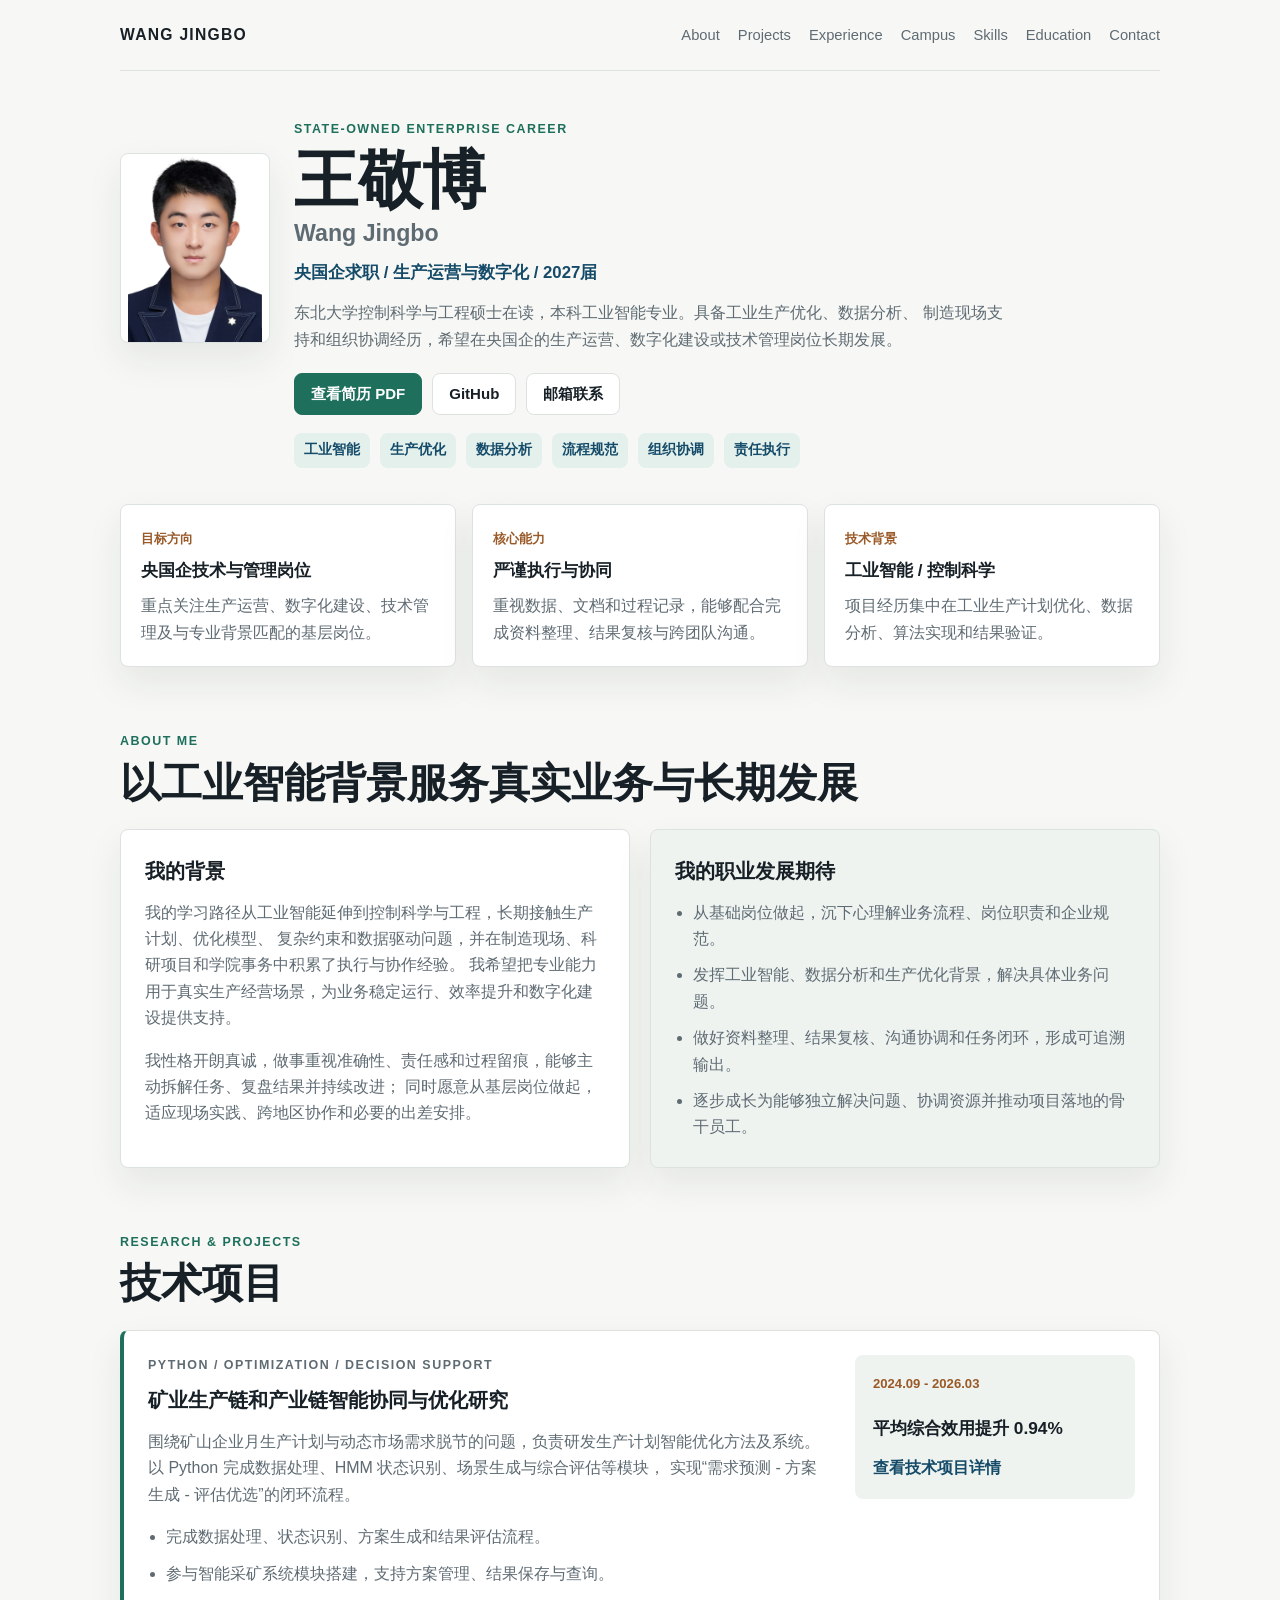
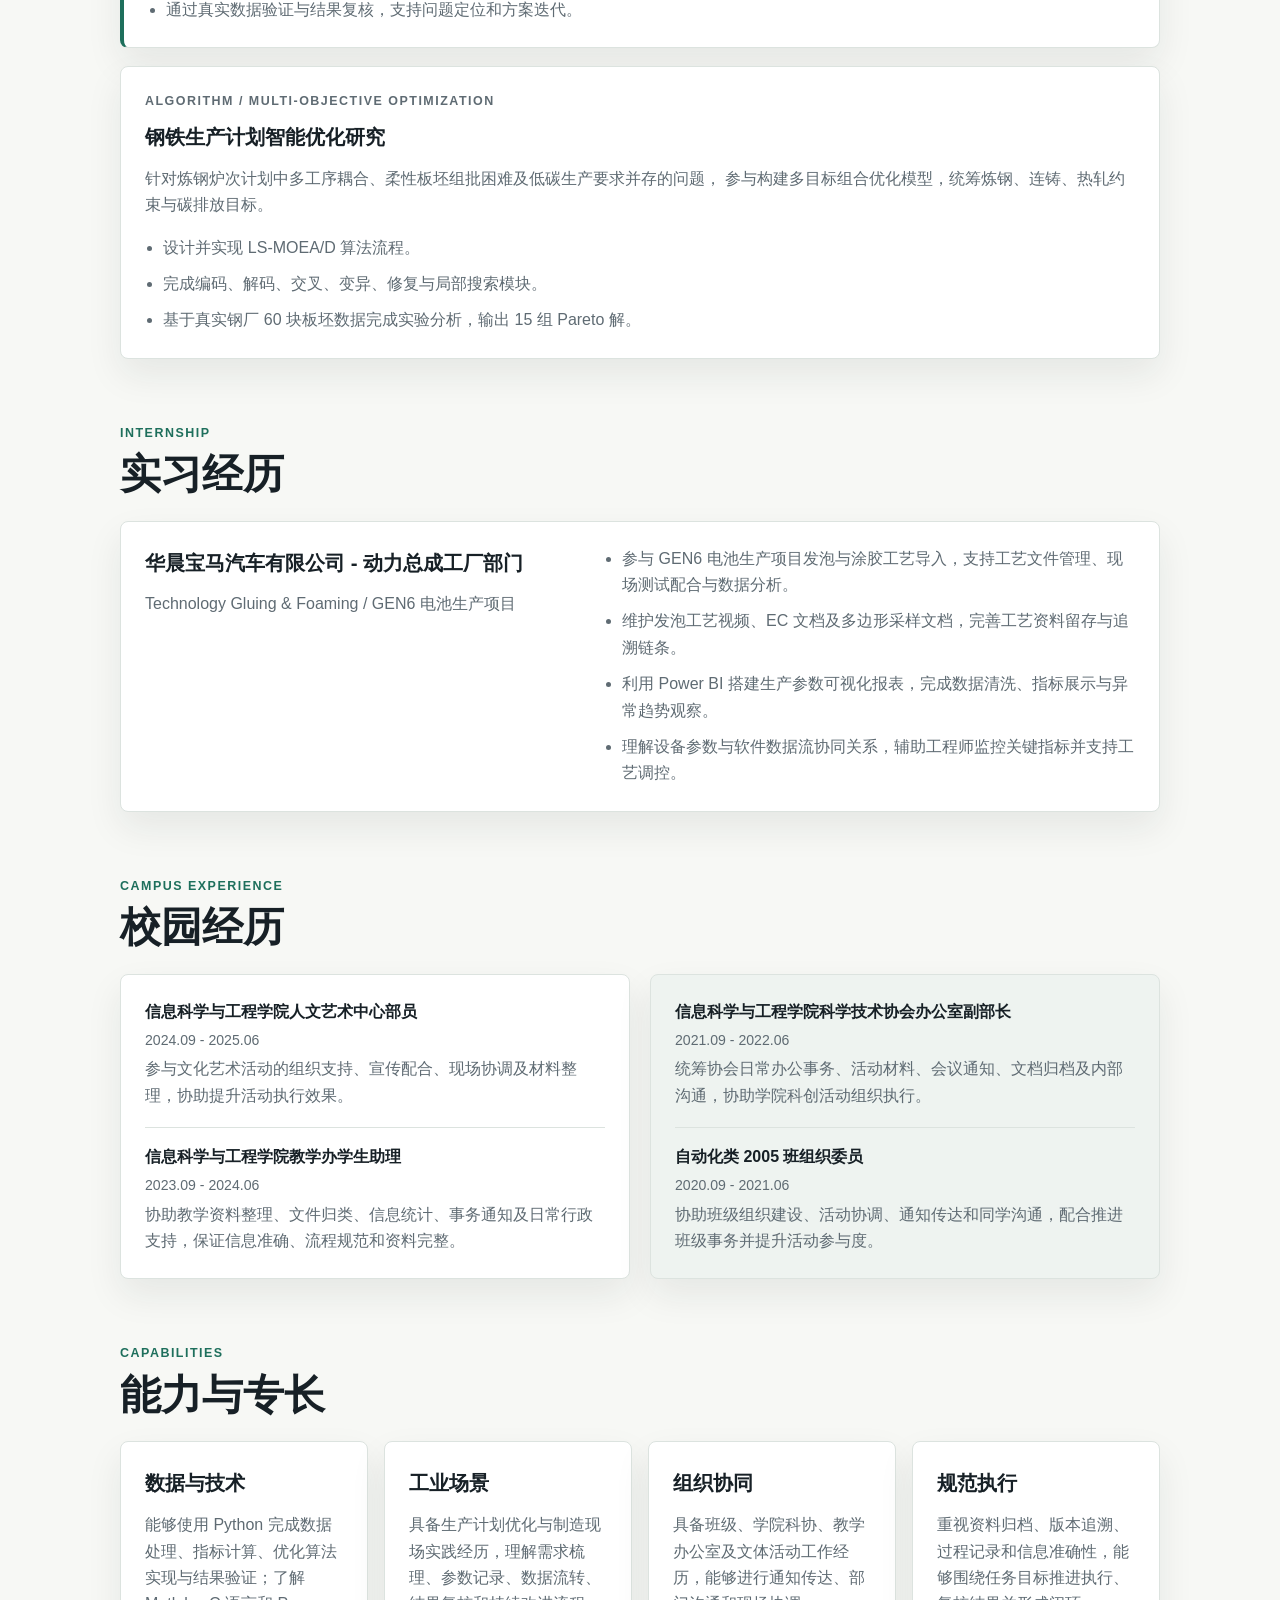
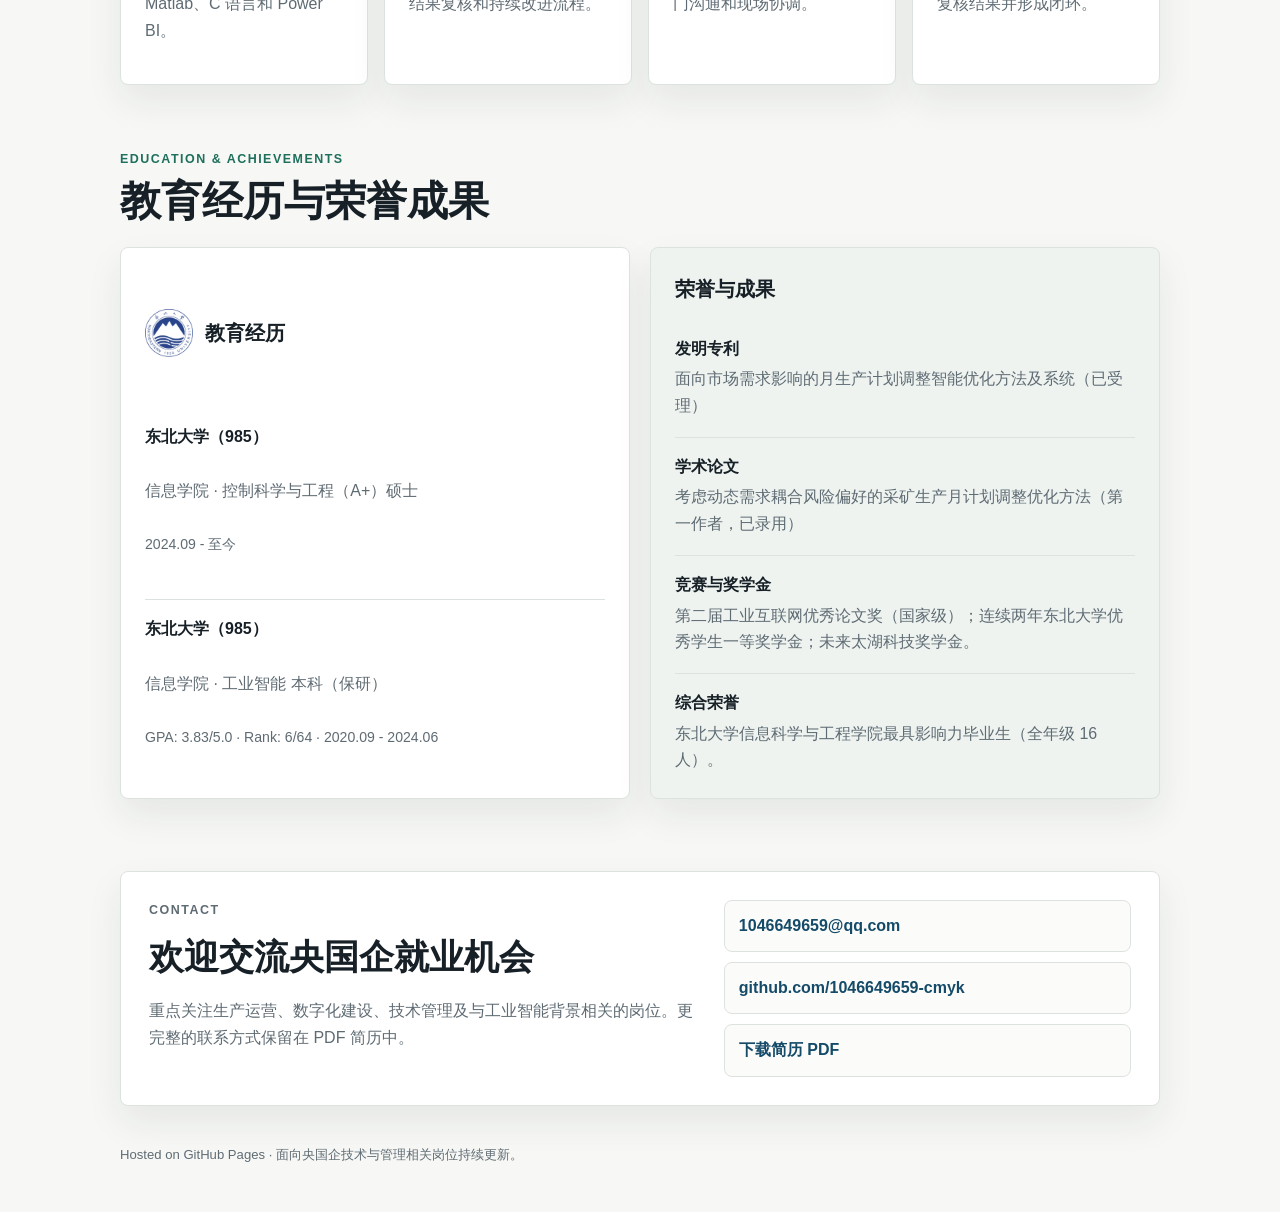
<file: index.html>
<!DOCTYPE html>
<html lang="zh-CN">
<head>
  <meta charset="UTF-8">
  <meta name="viewport" content="width=device-width, initial-scale=1.0">
  <title>王敬博 | 央国企技术与管理岗位</title>
  <meta name="description" content="王敬博的个人主页，面向央国企技术与管理相关岗位，展示工业智能与控制科学背景、生产优化项目、制造业实习、校园工作及荣誉成果。">
  <link rel="stylesheet" href="styles.css">
  <link rel="stylesheet" href="home.css">
</head>
<body class="site-home">
  <div class="page-shell">
    <header class="site-header site-header-home">
      <a class="brand" href="#top">Wang Jingbo</a>
      <nav class="site-nav" aria-label="主导航">
        <a href="#about">About</a>
        <a href="#projects">Projects</a>
        <a href="#experience">Experience</a>
        <a href="#campus">Campus</a>
        <a href="#skills">Skills</a>
        <a href="#education">Education</a>
        <a href="#contact">Contact</a>
      </nav>
    </header>

    <main id="top">
      <section class="profile-hero" aria-labelledby="hero-title">
        <div class="hero-photo">
          <img src="assets/images/headshot.jpg" alt="王敬博头像">
        </div>
        <div class="hero-copy">
          <p class="eyebrow">State-owned Enterprise Career</p>
          <h1 id="hero-title">王敬博 <span>Wang Jingbo</span></h1>
          <p class="hero-role">央国企求职 / 生产运营与数字化 / 2027届</p>
          <p class="hero-summary">
            东北大学控制科学与工程硕士在读，本科工业智能专业。具备工业生产优化、数据分析、
            制造现场支持和组织协调经历，希望在央国企的生产运营、数字化建设或技术管理岗位长期发展。
          </p>
          <div class="hero-actions">
            <a class="button button-primary" href="Resume.pdf" target="_blank" rel="noreferrer">查看简历 PDF</a>
            <a class="button button-secondary" href="https://github.com/1046649659-cmyk" target="_blank" rel="noreferrer">GitHub</a>
            <a class="button button-secondary" href="mailto:1046649659@qq.com">邮箱联系</a>
          </div>
          <ul class="hero-tags" aria-label="能力关键词">
            <li>工业智能</li>
            <li>生产优化</li>
            <li>数据分析</li>
            <li>流程规范</li>
            <li>组织协调</li>
            <li>责任执行</li>
          </ul>
        </div>
      </section>

      <section class="quick-facts" aria-label="个人概览">
        <article>
          <span>目标方向</span>
          <strong>央国企技术与管理岗位</strong>
          <p>重点关注生产运营、数字化建设、技术管理及与专业背景匹配的基层岗位。</p>
        </article>
        <article>
          <span>核心能力</span>
          <strong>严谨执行与协同</strong>
          <p>重视数据、文档和过程记录，能够配合完成资料整理、结果复核与跨团队沟通。</p>
        </article>
        <article>
          <span>技术背景</span>
          <strong>工业智能 / 控制科学</strong>
          <p>项目经历集中在工业生产计划优化、数据分析、算法实现和结果验证。</p>
        </article>
      </section>

      <section class="section-block" id="about">
        <div class="section-heading">
          <p class="eyebrow">About Me</p>
          <h2>以工业智能背景服务真实业务与长期发展</h2>
        </div>
        <div class="two-column">
          <article class="panel">
            <h3>我的背景</h3>
            <p>
              我的学习路径从工业智能延伸到控制科学与工程，长期接触生产计划、优化模型、
              复杂约束和数据驱动问题，并在制造现场、科研项目和学院事务中积累了执行与协作经验。
              我希望把专业能力用于真实生产经营场景，为业务稳定运行、效率提升和数字化建设提供支持。
            </p>
            <p>
              我性格开朗真诚，做事重视准确性、责任感和过程留痕，能够主动拆解任务、复盘结果并持续改进；
              同时愿意从基层岗位做起，适应现场实践、跨地区协作和必要的出差安排。
            </p>
          </article>

          <article class="panel panel-muted">
            <h3>我的职业发展期待</h3>
            <ul class="check-list">
              <li>从基础岗位做起，沉下心理解业务流程、岗位职责和企业规范。</li>
              <li>发挥工业智能、数据分析和生产优化背景，解决具体业务问题。</li>
              <li>做好资料整理、结果复核、沟通协调和任务闭环，形成可追溯输出。</li>
              <li>逐步成长为能够独立解决问题、协调资源并推动项目落地的骨干员工。</li>
            </ul>
          </article>
        </div>
      </section>

      <section class="section-block" id="projects">
        <div class="section-heading">
          <p class="eyebrow">Research &amp; Projects</p>
          <h2>技术项目</h2>
        </div>

        <div class="project-list">
          <article class="project-card project-card-featured">
            <div>
              <p class="card-kicker">Python / Optimization / Decision Support</p>
              <h3>矿业生产链和产业链智能协同与优化研究</h3>
              <p>
                围绕矿山企业月生产计划与动态市场需求脱节的问题，负责研发生产计划智能优化方法及系统。
                以 Python 完成数据处理、HMM 状态识别、场景生成与综合评估等模块，
                实现“需求预测 - 方案生成 - 评估优选”的闭环流程。
              </p>
              <ul class="mini-list">
                <li>完成数据处理、状态识别、方案生成和结果评估流程。</li>
                <li>参与智能采矿系统模块搭建，支持方案管理、结果保存与查询。</li>
                <li>通过真实数据验证与结果复核，支持问题定位和方案迭代。</li>
              </ul>
            </div>
            <div class="project-metrics">
              <span>2024.09 - 2026.03</span>
              <strong>平均综合效用提升 0.94%</strong>
              <a class="text-link" href="projects/mining-case.html">查看技术项目详情</a>
            </div>
          </article>

          <article class="project-card">
            <p class="card-kicker">Algorithm / Multi-objective Optimization</p>
            <h3>钢铁生产计划智能优化研究</h3>
            <p>
              针对炼钢炉次计划中多工序耦合、柔性板坯组批困难及低碳生产要求并存的问题，
              参与构建多目标组合优化模型，统筹炼钢、连铸、热轧约束与碳排放目标。
            </p>
            <ul class="mini-list">
              <li>设计并实现 LS-MOEA/D 算法流程。</li>
              <li>完成编码、解码、交叉、变异、修复与局部搜索模块。</li>
              <li>基于真实钢厂 60 块板坯数据完成实验分析，输出 15 组 Pareto 解。</li>
            </ul>
          </article>
        </div>
      </section>

      <section class="section-block" id="experience">
        <div class="section-heading">
          <p class="eyebrow">Internship</p>
          <h2>实习经历</h2>
        </div>
        <article class="panel experience-card">
          <div>
            <h3>华晨宝马汽车有限公司 - 动力总成工厂部门</h3>
            <p class="subtle">Technology Gluing &amp; Foaming / GEN6 电池生产项目</p>
          </div>
          <ul class="check-list">
            <li>参与 GEN6 电池生产项目发泡与涂胶工艺导入，支持工艺文件管理、现场测试配合与数据分析。</li>
            <li>维护发泡工艺视频、EC 文档及多边形采样文档，完善工艺资料留存与追溯链条。</li>
            <li>利用 Power BI 搭建生产参数可视化报表，完成数据清洗、指标展示与异常趋势观察。</li>
            <li>理解设备参数与软件数据流协同关系，辅助工程师监控关键指标并支持工艺调控。</li>
          </ul>
        </article>
      </section>

      <section class="section-block" id="campus">
        <div class="section-heading">
          <p class="eyebrow">Campus Experience</p>
          <h2>校园经历</h2>
        </div>
        <div class="two-column campus-grid">
          <article class="panel timeline-card">
            <div class="timeline-item">
              <strong>信息科学与工程学院人文艺术中心部员</strong>
              <small>2024.09 - 2025.06</small>
              <span>参与文化艺术活动的组织支持、宣传配合、现场协调及材料整理，协助提升活动执行效果。</span>
            </div>
            <div class="timeline-item">
              <strong>信息科学与工程学院教学办学生助理</strong>
              <small>2023.09 - 2024.06</small>
              <span>协助教学资料整理、文件归类、信息统计、事务通知及日常行政支持，保证信息准确、流程规范和资料完整。</span>
            </div>
          </article>
          <article class="panel panel-muted timeline-card">
            <div class="timeline-item">
              <strong>信息科学与工程学院科学技术协会办公室副部长</strong>
              <small>2021.09 - 2022.06</small>
              <span>统筹协会日常办公事务、活动材料、会议通知、文档归档及内部沟通，协助学院科创活动组织执行。</span>
            </div>
            <div class="timeline-item">
              <strong>自动化类 2005 班组织委员</strong>
              <small>2020.09 - 2021.06</small>
              <span>协助班级组织建设、活动协调、通知传达和同学沟通，配合推进班级事务并提升活动参与度。</span>
            </div>
          </article>
        </div>
      </section>

      <section class="section-block" id="skills">
        <div class="section-heading">
          <p class="eyebrow">Capabilities</p>
          <h2>能力与专长</h2>
        </div>
        <div class="skill-grid">
          <article class="panel">
            <h3>数据与技术</h3>
            <p>能够使用 Python 完成数据处理、指标计算、优化算法实现与结果验证；了解 Matlab、C 语言和 Power BI。</p>
          </article>
          <article class="panel">
            <h3>工业场景</h3>
            <p>具备生产计划优化与制造现场实践经历，理解需求梳理、参数记录、数据流转、结果复核和持续改进流程。</p>
          </article>
          <article class="panel">
            <h3>组织协同</h3>
            <p>具备班级、学院科协、教学办公室及文体活动工作经历，能够进行通知传达、部门沟通和现场协调。</p>
          </article>
          <article class="panel">
            <h3>规范执行</h3>
            <p>重视资料归档、版本追溯、过程记录和信息准确性，能够围绕任务目标推进执行、复核结果并形成闭环。</p>
          </article>
        </div>
      </section>

      <section class="section-block" id="education">
        <div class="section-heading">
          <p class="eyebrow">Education &amp; Achievements</p>
          <h2>教育经历与荣誉成果</h2>
        </div>
        <div class="two-column">
          <article class="panel timeline-card">
            <h3 class="education-title">
              <img src="assets/images/neu-logo.png" alt="东北大学校徽">
              <span>教育经历</span>
            </h3>
            <div class="timeline-item">
              <strong>东北大学（985）</strong>
              <span>信息学院 · 控制科学与工程（A+）硕士</span>
              <small>2024.09 - 至今</small>
            </div>
            <div class="timeline-item">
              <strong>东北大学（985）</strong>
              <span>信息学院 · 工业智能 本科（保研）</span>
              <small>GPA: 3.83/5.0 · Rank: 6/64 · 2020.09 - 2024.06</small>
            </div>
          </article>

          <article class="panel panel-muted timeline-card">
            <h3>荣誉与成果</h3>
            <div class="timeline-item">
              <strong>发明专利</strong>
              <span>面向市场需求影响的月生产计划调整智能优化方法及系统（已受理）</span>
            </div>
            <div class="timeline-item">
              <strong>学术论文</strong>
              <span>考虑动态需求耦合风险偏好的采矿生产月计划调整优化方法（第一作者，已录用）</span>
            </div>
            <div class="timeline-item">
              <strong>竞赛与奖学金</strong>
              <span>第二届工业互联网优秀论文奖（国家级）；连续两年东北大学优秀学生一等奖学金；未来太湖科技奖学金。</span>
            </div>
            <div class="timeline-item">
              <strong>综合荣誉</strong>
              <span>东北大学信息科学与工程学院最具影响力毕业生（全年级 16 人）。</span>
            </div>
          </article>
        </div>
      </section>

      <section class="contact-panel" id="contact">
        <div>
          <p class="eyebrow">Contact</p>
          <h2>欢迎交流央国企就业机会</h2>
          <p>
            重点关注生产运营、数字化建设、技术管理及与工业智能背景相关的岗位。更完整的联系方式保留在 PDF 简历中。
          </p>
        </div>
        <div class="contact-list">
          <a href="mailto:1046649659@qq.com">1046649659@qq.com</a>
          <a href="https://github.com/1046649659-cmyk" target="_blank" rel="noreferrer">github.com/1046649659-cmyk</a>
          <a href="Resume.pdf" target="_blank" rel="noreferrer">下载简历 PDF</a>
        </div>
      </section>
    </main>

    <footer class="site-footer">
      <p>Hosted on GitHub Pages · 面向央国企技术与管理相关岗位持续更新。</p>
    </footer>
  </div>
</body>
</html>
</file>
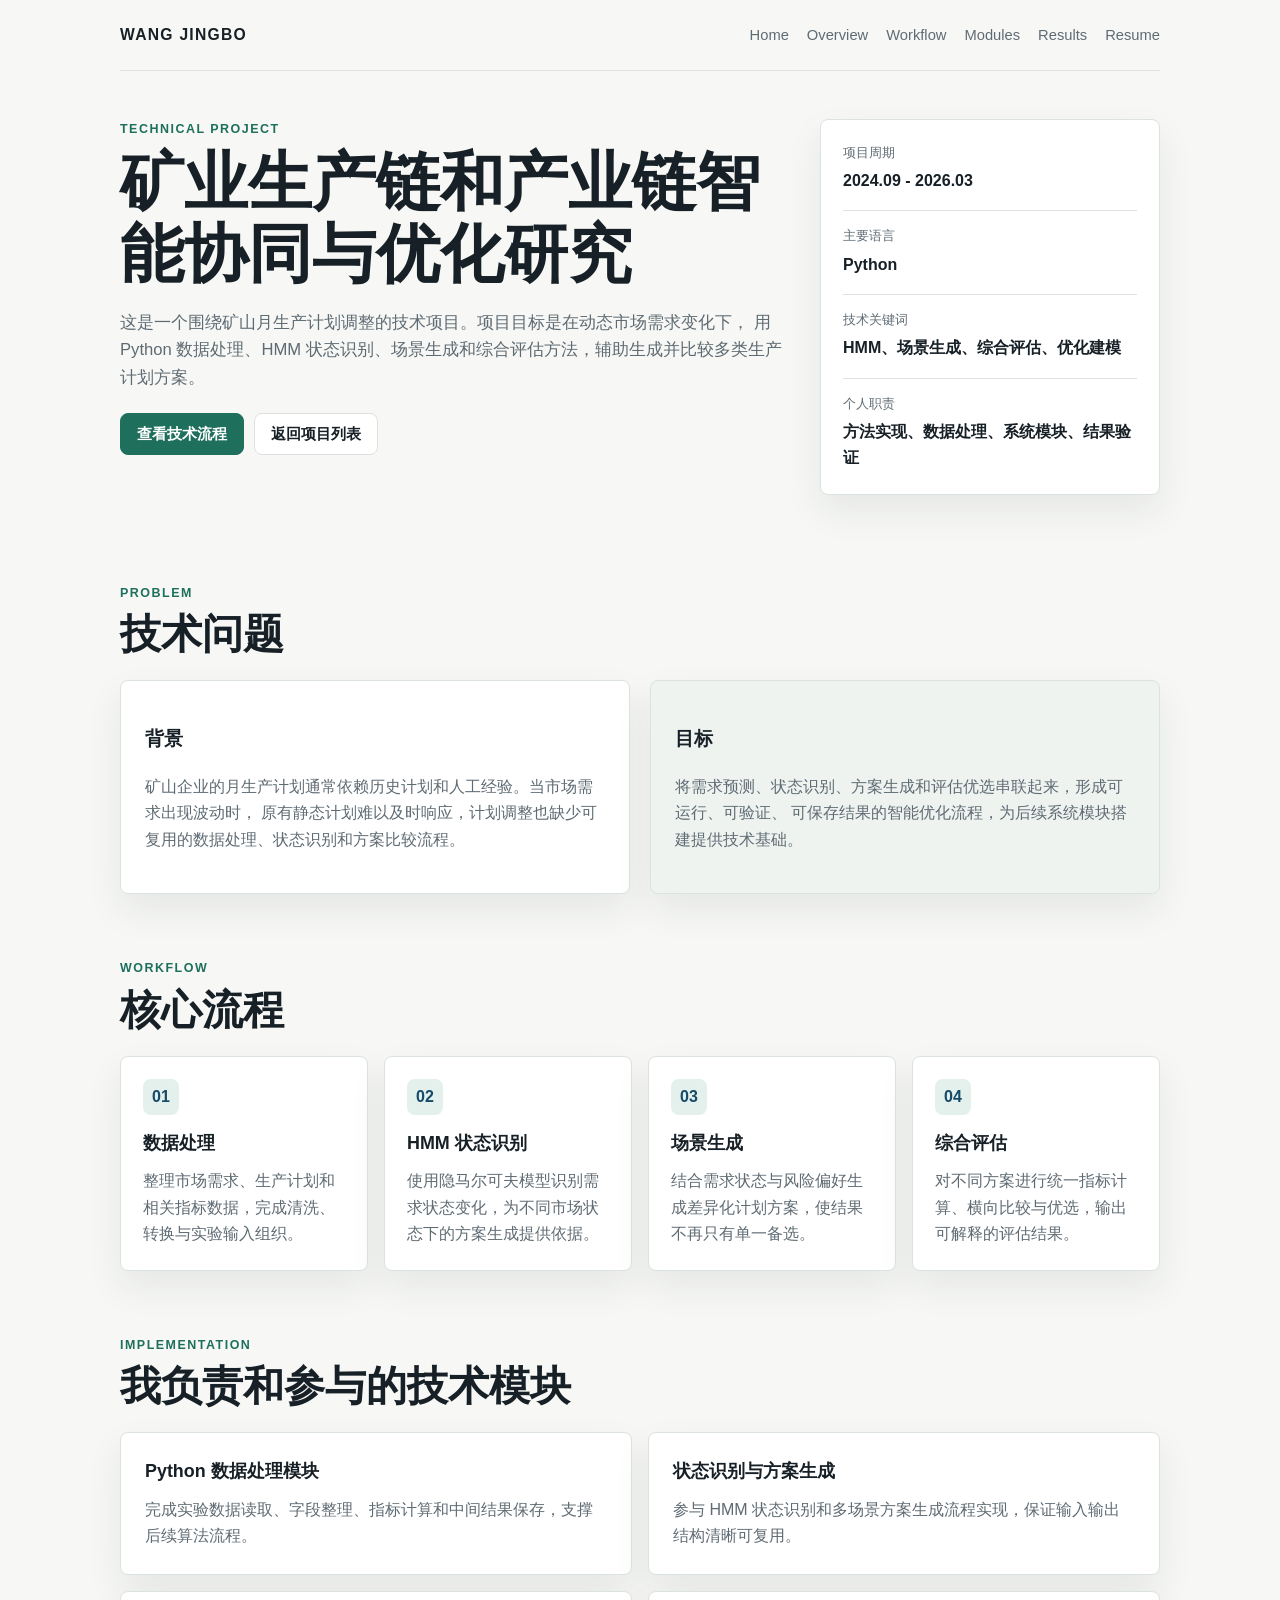
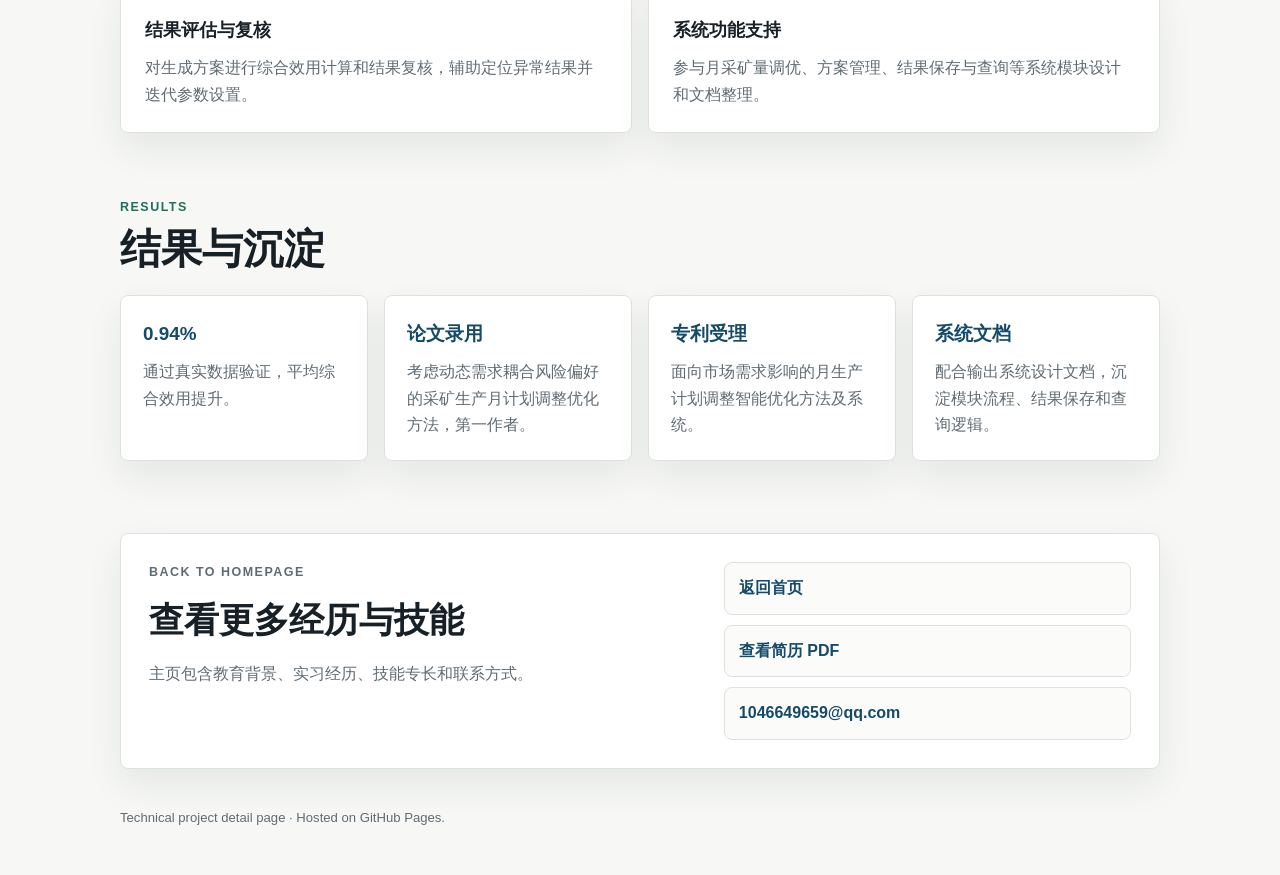
<file: projects/mining-case.html>
<!DOCTYPE html>
<html lang="zh-CN">
<head>
  <meta charset="UTF-8">
  <meta name="viewport" content="width=device-width, initial-scale=1.0">
  <title>矿业生产计划智能优化技术项目 | 王敬博</title>
  <meta name="description" content="王敬博的矿业生产计划智能优化技术项目，包含 Python 数据处理、HMM 状态识别、场景生成、综合评估和系统模块实现。">
  <link rel="stylesheet" href="../styles.css">
  <link rel="stylesheet" href="../case.css">
</head>
<body class="site-case">
  <div class="page-shell">
    <header class="site-header">
      <a class="brand" href="../index.html">Wang Jingbo</a>
      <nav class="site-nav" aria-label="项目导航">
        <a href="../index.html">Home</a>
        <a href="#overview">Overview</a>
        <a href="#workflow">Workflow</a>
        <a href="#modules">Modules</a>
        <a href="#results">Results</a>
        <a href="../Resume.pdf" target="_blank" rel="noreferrer">Resume</a>
      </nav>
    </header>

    <main>
      <section class="case-hero" id="overview">
        <div>
          <p class="eyebrow">Technical Project</p>
          <h1>矿业生产链和产业链智能协同与优化研究</h1>
          <p class="case-lead">
            这是一个围绕矿山月生产计划调整的技术项目。项目目标是在动态市场需求变化下，
            用 Python 数据处理、HMM 状态识别、场景生成和综合评估方法，辅助生成并比较多类生产计划方案。
          </p>
          <div class="hero-actions">
            <a class="button button-primary" href="#workflow">查看技术流程</a>
            <a class="button button-secondary" href="../index.html#projects">返回项目列表</a>
          </div>
        </div>

        <aside class="case-summary-card">
          <dl>
            <div>
              <dt>项目周期</dt>
              <dd>2024.09 - 2026.03</dd>
            </div>
            <div>
              <dt>主要语言</dt>
              <dd>Python</dd>
            </div>
            <div>
              <dt>技术关键词</dt>
              <dd>HMM、场景生成、综合评估、优化建模</dd>
            </div>
            <div>
              <dt>个人职责</dt>
              <dd>方法实现、数据处理、系统模块、结果验证</dd>
            </div>
          </dl>
        </aside>
      </section>

      <section class="case-section">
        <div class="section-heading">
          <p class="eyebrow">Problem</p>
          <h2>技术问题</h2>
        </div>
        <div class="two-column">
          <article class="panel">
            <h3>背景</h3>
            <p>
              矿山企业的月生产计划通常依赖历史计划和人工经验。当市场需求出现波动时，
              原有静态计划难以及时响应，计划调整也缺少可复用的数据处理、状态识别和方案比较流程。
            </p>
          </article>
          <article class="panel panel-muted">
            <h3>目标</h3>
            <p>
              将需求预测、状态识别、方案生成和评估优选串联起来，形成可运行、可验证、
              可保存结果的智能优化流程，为后续系统模块搭建提供技术基础。
            </p>
          </article>
        </div>
      </section>

      <section class="case-section" id="workflow">
        <div class="section-heading">
          <p class="eyebrow">Workflow</p>
          <h2>核心流程</h2>
        </div>
        <div class="workflow-grid">
          <article>
            <span>01</span>
            <h3>数据处理</h3>
            <p>整理市场需求、生产计划和相关指标数据，完成清洗、转换与实验输入组织。</p>
          </article>
          <article>
            <span>02</span>
            <h3>HMM 状态识别</h3>
            <p>使用隐马尔可夫模型识别需求状态变化，为不同市场状态下的方案生成提供依据。</p>
          </article>
          <article>
            <span>03</span>
            <h3>场景生成</h3>
            <p>结合需求状态与风险偏好生成差异化计划方案，使结果不再只有单一备选。</p>
          </article>
          <article>
            <span>04</span>
            <h3>综合评估</h3>
            <p>对不同方案进行统一指标计算、横向比较与优选，输出可解释的评估结果。</p>
          </article>
        </div>
      </section>

      <section class="case-section" id="modules">
        <div class="section-heading">
          <p class="eyebrow">Implementation</p>
          <h2>我负责和参与的技术模块</h2>
        </div>
        <div class="module-grid">
          <article class="panel">
            <h3>Python 数据处理模块</h3>
            <p>完成实验数据读取、字段整理、指标计算和中间结果保存，支撑后续算法流程。</p>
          </article>
          <article class="panel">
            <h3>状态识别与方案生成</h3>
            <p>参与 HMM 状态识别和多场景方案生成流程实现，保证输入输出结构清晰可复用。</p>
          </article>
          <article class="panel">
            <h3>结果评估与复核</h3>
            <p>对生成方案进行综合效用计算和结果复核，辅助定位异常结果并迭代参数设置。</p>
          </article>
          <article class="panel">
            <h3>系统功能支持</h3>
            <p>参与月采矿量调优、方案管理、结果保存与查询等系统模块设计和文档整理。</p>
          </article>
        </div>
      </section>

      <section class="case-section" id="results">
        <div class="section-heading">
          <p class="eyebrow">Results</p>
          <h2>结果与沉淀</h2>
        </div>
        <div class="result-grid">
          <article>
            <strong>0.94%</strong>
            <span>通过真实数据验证，平均综合效用提升。</span>
          </article>
          <article>
            <strong>论文录用</strong>
            <span>考虑动态需求耦合风险偏好的采矿生产月计划调整优化方法，第一作者。</span>
          </article>
          <article>
            <strong>专利受理</strong>
            <span>面向市场需求影响的月生产计划调整智能优化方法及系统。</span>
          </article>
          <article>
            <strong>系统文档</strong>
            <span>配合输出系统设计文档，沉淀模块流程、结果保存和查询逻辑。</span>
          </article>
        </div>
      </section>

      <section class="contact-panel">
        <div>
          <p class="eyebrow">Back To Homepage</p>
          <h2>查看更多经历与技能</h2>
          <p>主页包含教育背景、实习经历、技能专长和联系方式。</p>
        </div>
        <div class="contact-list">
          <a href="../index.html">返回首页</a>
          <a href="../Resume.pdf" target="_blank" rel="noreferrer">查看简历 PDF</a>
          <a href="mailto:1046649659@qq.com">1046649659@qq.com</a>
        </div>
      </section>
    </main>

    <footer class="site-footer">
      <p>Technical project detail page · Hosted on GitHub Pages.</p>
    </footer>
  </div>
</body>
</html>
</file>
<file: styles.css>
:root {
  --bg: #f7f8f5;
  --surface: #ffffff;
  --surface-muted: #eef3f0;
  --ink: #172026;
  --muted: #5f6b73;
  --line: #dce3df;
  --accent: #1e6f5c;
  --accent-strong: #154b69;
  --accent-soft: #e3f0ec;
  --warm: #9a5a28;
  --shadow: 0 16px 36px rgba(23, 32, 38, 0.08);
  --radius: 8px;
  --content-width: 1040px;
  --font-display: "Avenir Next", "Segoe UI", "PingFang SC", "Microsoft YaHei", sans-serif;
  --font-body: "Segoe UI", "PingFang SC", "Microsoft YaHei", sans-serif;
}

* {
  box-sizing: border-box;
}

html {
  scroll-behavior: smooth;
}

body {
  margin: 0;
  color: var(--ink);
  background: var(--bg);
  font-family: var(--font-body);
  line-height: 1.65;
}

a {
  color: inherit;
  text-decoration: none;
}

img {
  display: block;
  max-width: 100%;
}

p {
  margin-top: 0;
}

.page-shell {
  width: min(calc(100% - 40px), var(--content-width));
  margin: 0 auto;
}

.site-header {
  display: flex;
  align-items: center;
  justify-content: space-between;
  gap: 24px;
  padding: 22px 0;
  border-bottom: 1px solid var(--line);
}

.brand {
  font-family: var(--font-display);
  font-size: 0.98rem;
  font-weight: 800;
  letter-spacing: 0.08em;
  text-transform: uppercase;
}

.site-nav {
  display: flex;
  flex-wrap: wrap;
  gap: 18px;
  font-family: var(--font-display);
  font-size: 0.92rem;
}

.site-nav a {
  color: var(--muted);
}

.site-nav a:hover,
.site-nav a:focus-visible {
  color: var(--accent-strong);
}

.eyebrow,
.card-kicker {
  margin: 0 0 8px;
  color: var(--accent);
  font-family: var(--font-display);
  font-size: 0.78rem;
  font-weight: 800;
  letter-spacing: 0.12em;
  text-transform: uppercase;
}

.button {
  display: inline-flex;
  align-items: center;
  justify-content: center;
  min-height: 42px;
  padding: 0 16px;
  border-radius: var(--radius);
  font-family: var(--font-display);
  font-size: 0.94rem;
  font-weight: 700;
  border: 1px solid var(--line);
  transition: transform 160ms ease, border-color 160ms ease, background 160ms ease;
}

.button:hover,
.button:focus-visible {
  transform: translateY(-1px);
  border-color: var(--accent);
}

.button-primary {
  color: #fff;
  background: var(--accent);
  border-color: var(--accent);
}

.button-secondary {
  color: var(--ink);
  background: var(--surface);
}

.panel,
.project-card,
.quick-facts article,
.contact-panel {
  background: var(--surface);
  border: 1px solid var(--line);
  border-radius: var(--radius);
  box-shadow: var(--shadow);
}

.panel {
  padding: 24px;
}

.panel-muted {
  background: var(--surface-muted);
}

.section-block {
  padding: 64px 0 0;
}

.section-heading {
  margin-bottom: 22px;
}

.section-heading h2 {
  margin: 0;
  font-family: var(--font-display);
  font-size: clamp(1.65rem, 3.5vw, 2.55rem);
  line-height: 1.16;
}

.two-column {
  display: grid;
  grid-template-columns: repeat(2, minmax(0, 1fr));
  gap: 20px;
}

.check-list,
.mini-list {
  display: grid;
  gap: 10px;
  margin: 0;
  padding-left: 1.15rem;
}

.check-list li,
.mini-list li {
  color: var(--muted);
}

.subtle,
.panel p,
.project-card p,
.contact-panel p,
.timeline-item span,
.timeline-item small {
  color: var(--muted);
}

.contact-panel {
  display: grid;
  grid-template-columns: 1.15fr 0.85fr;
  gap: 24px;
  margin: 72px 0 28px;
  padding: 28px;
}

.contact-panel h2 {
  margin: 0 0 12px;
  font-family: var(--font-display);
  font-size: clamp(1.6rem, 3vw, 2.2rem);
}

.contact-list {
  display: grid;
  gap: 10px;
  align-content: center;
}

.contact-list a {
  padding: 12px 14px;
  border: 1px solid var(--line);
  border-radius: var(--radius);
  background: #fbfcfa;
  font-family: var(--font-display);
  font-weight: 700;
  color: var(--accent-strong);
}

.site-footer {
  padding: 10px 0 34px;
  color: var(--muted);
  font-family: var(--font-display);
  font-size: 0.82rem;
}

@media (max-width: 820px) {
  .page-shell {
    width: min(calc(100% - 28px), var(--content-width));
  }

  .site-header {
    align-items: flex-start;
    flex-direction: column;
  }

  .two-column,
  .contact-panel {
    grid-template-columns: 1fr;
  }
}
</file>
<file: home.css>
.site-home {
  background: var(--bg);
}

.site-header-home {
  position: sticky;
  top: 0;
  z-index: 10;
  background: rgba(247, 248, 245, 0.94);
  backdrop-filter: blur(12px);
}

.profile-hero {
  display: grid;
  grid-template-columns: 150px minmax(0, 1fr);
  gap: 24px;
  align-items: start;
  padding: 48px 0 36px;
}

.hero-photo {
  padding-top: 34px;
}

.hero-photo img {
  width: 150px;
  height: 190px;
  object-fit: contain;
  background: #fff;
  border-radius: var(--radius);
  border: 1px solid var(--line);
  box-shadow: var(--shadow);
}

.hero-copy h1 {
  margin: 0;
  font-family: var(--font-display);
  font-size: clamp(2.25rem, 5vw, 4.2rem);
  line-height: 1.05;
}

.hero-copy h1 span {
  display: block;
  margin-top: 6px;
  color: var(--muted);
  font-size: clamp(1.1rem, 2.2vw, 1.45rem);
  font-weight: 700;
}

.hero-role {
  margin: 14px 0 12px;
  color: var(--accent-strong);
  font-family: var(--font-display);
  font-size: 1.05rem;
  font-weight: 800;
}

.hero-summary {
  max-width: 720px;
  margin-bottom: 20px;
  color: var(--muted);
  font-size: 1.03rem;
}

.hero-actions,
.hero-tags {
  display: flex;
  flex-wrap: wrap;
  gap: 10px;
}

.hero-actions {
  margin-bottom: 18px;
}

.hero-tags {
  list-style: none;
  margin: 0;
  padding: 0;
}

.hero-tags li {
  padding: 6px 10px;
  border-radius: var(--radius);
  background: var(--accent-soft);
  color: var(--accent-strong);
  font-family: var(--font-display);
  font-size: 0.86rem;
  font-weight: 700;
}

.quick-facts {
  display: grid;
  grid-template-columns: repeat(3, minmax(0, 1fr));
  gap: 16px;
}

.quick-facts article {
  padding: 20px;
}

.quick-facts span,
.project-metrics span {
  display: inline-block;
  margin-bottom: 8px;
  color: var(--warm);
  font-family: var(--font-display);
  font-size: 0.82rem;
  font-weight: 800;
}

.quick-facts strong {
  display: block;
  margin-bottom: 8px;
  font-family: var(--font-display);
  font-size: 1.05rem;
}

.quick-facts p {
  margin-bottom: 0;
  color: var(--muted);
}

.project-list {
  display: grid;
  gap: 18px;
}

.project-card {
  padding: 24px;
}

.project-card-featured {
  display: grid;
  grid-template-columns: minmax(0, 1fr) 280px;
  gap: 24px;
  align-items: start;
  border-left: 4px solid var(--accent);
}

.project-card h3,
.panel h3 {
  margin: 0 0 12px;
  font-family: var(--font-display);
  font-size: 1.28rem;
}

.project-metrics {
  display: grid;
  gap: 12px;
  padding: 18px;
  border-radius: var(--radius);
  background: var(--surface-muted);
}

.project-metrics strong {
  font-family: var(--font-display);
  font-size: 1.08rem;
}

.text-link {
  color: var(--accent-strong);
  font-family: var(--font-display);
  font-weight: 800;
}

.experience-card {
  display: grid;
  grid-template-columns: 0.9fr 1.1fr;
  gap: 24px;
}

.skill-grid {
  display: grid;
  grid-template-columns: repeat(4, minmax(0, 1fr));
  gap: 16px;
}

.timeline-card {
  display: grid;
  gap: 18px;
}

.education-title {
  display: flex;
  align-items: center;
  gap: 12px;
}

.education-title img {
  width: 48px;
  height: 48px;
  object-fit: contain;
  flex: 0 0 auto;
}

.timeline-item {
  display: grid;
  gap: 4px;
  padding-top: 16px;
  border-top: 1px solid var(--line);
}

.timeline-item:first-of-type {
  padding-top: 0;
  border-top: 0;
}

.timeline-item strong {
  font-family: var(--font-display);
}

.timeline-item small {
  font-size: 0.88rem;
}

@media (max-width: 900px) {
  .profile-hero,
  .project-card-featured,
  .experience-card {
    grid-template-columns: 1fr;
  }

  .quick-facts,
  .skill-grid {
    grid-template-columns: repeat(2, minmax(0, 1fr));
  }
}

@media (max-width: 640px) {
  .profile-hero {
    padding-top: 32px;
  }

  .hero-photo img {
    width: 132px;
    height: 168px;
  }

  .quick-facts,
  .skill-grid {
    grid-template-columns: 1fr;
  }
}
</file>
<file: case.css>
.site-case {
  background: var(--bg);
}

.case-hero {
  display: grid;
  grid-template-columns: minmax(0, 1fr) 340px;
  gap: 28px;
  align-items: start;
  padding: 48px 0 24px;
}

.case-hero h1 {
  max-width: 780px;
  margin: 0;
  font-family: var(--font-display);
  font-size: clamp(2.1rem, 5vw, 4rem);
  line-height: 1.12;
}

.case-lead {
  max-width: 760px;
  margin: 18px 0 22px;
  color: var(--muted);
  font-size: 1.04rem;
}

.hero-actions {
  display: flex;
  flex-wrap: wrap;
  gap: 10px;
}

.case-summary-card {
  padding: 22px;
  border: 1px solid var(--line);
  border-radius: var(--radius);
  background: var(--surface);
  box-shadow: var(--shadow);
}

.case-summary-card dl {
  display: grid;
  gap: 16px;
  margin: 0;
}

.case-summary-card div {
  padding-top: 14px;
  border-top: 1px solid var(--line);
}

.case-summary-card div:first-child {
  padding-top: 0;
  border-top: 0;
}

.case-summary-card dt {
  margin-bottom: 4px;
  color: var(--muted);
  font-family: var(--font-display);
  font-size: 0.84rem;
}

.case-summary-card dd {
  margin: 0;
  font-family: var(--font-display);
  font-weight: 800;
}

.case-section {
  padding: 64px 0 0;
}

.workflow-grid,
.module-grid,
.result-grid {
  display: grid;
  gap: 16px;
}

.workflow-grid {
  grid-template-columns: repeat(4, minmax(0, 1fr));
}

.workflow-grid article,
.result-grid article {
  padding: 22px;
  border: 1px solid var(--line);
  border-radius: var(--radius);
  background: var(--surface);
  box-shadow: var(--shadow);
}

.workflow-grid span {
  display: inline-flex;
  align-items: center;
  justify-content: center;
  width: 36px;
  height: 36px;
  margin-bottom: 14px;
  border-radius: var(--radius);
  background: var(--accent-soft);
  color: var(--accent-strong);
  font-family: var(--font-display);
  font-weight: 900;
}

.workflow-grid h3,
.module-grid h3 {
  margin: 0 0 10px;
  font-family: var(--font-display);
  font-size: 1.12rem;
}

.workflow-grid p,
.module-grid p {
  margin-bottom: 0;
  color: var(--muted);
}

.module-grid {
  grid-template-columns: repeat(2, minmax(0, 1fr));
}

.result-grid {
  grid-template-columns: repeat(4, minmax(0, 1fr));
}

.result-grid strong {
  display: block;
  margin-bottom: 10px;
  color: var(--accent-strong);
  font-family: var(--font-display);
  font-size: 1.18rem;
}

.result-grid span {
  color: var(--muted);
}

@media (max-width: 960px) {
  .case-hero,
  .workflow-grid,
  .result-grid {
    grid-template-columns: repeat(2, minmax(0, 1fr));
  }
}

@media (max-width: 720px) {
  .case-hero,
  .workflow-grid,
  .module-grid,
  .result-grid {
    grid-template-columns: 1fr;
  }
}
</file>
